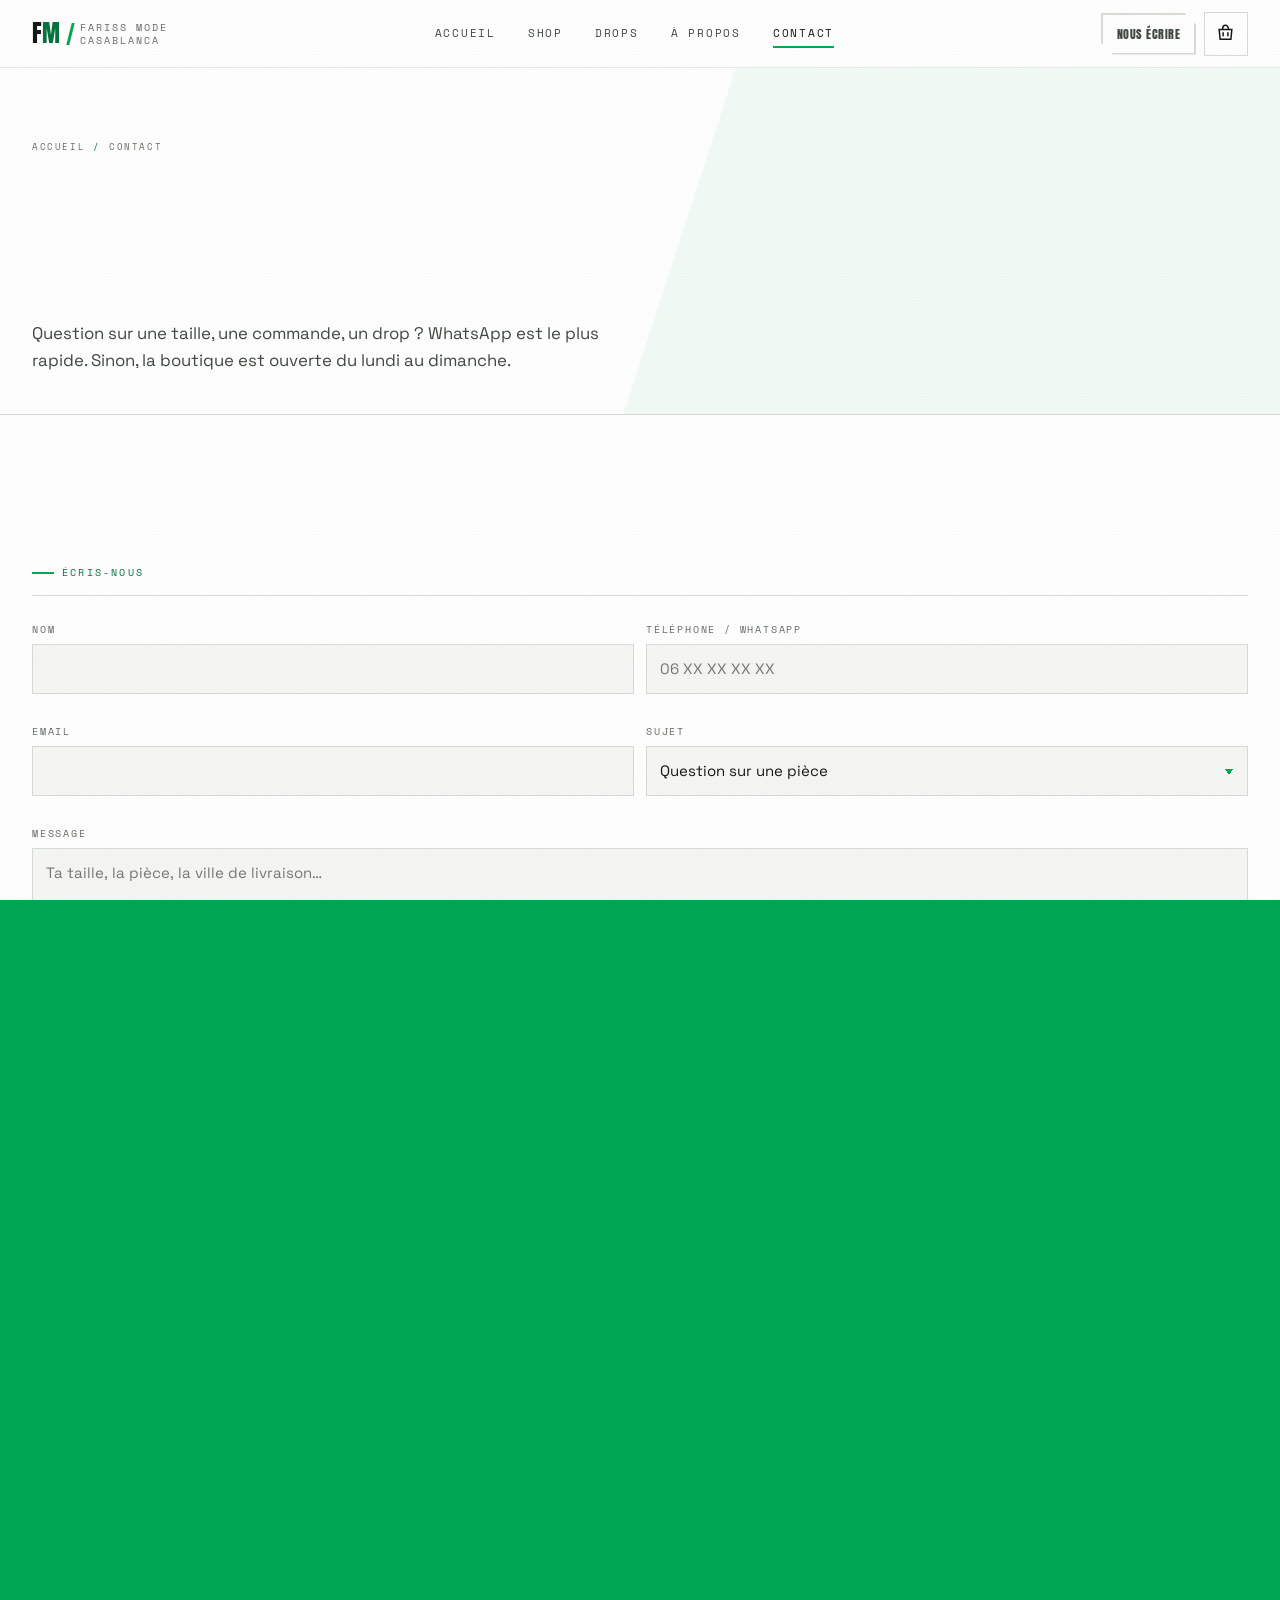
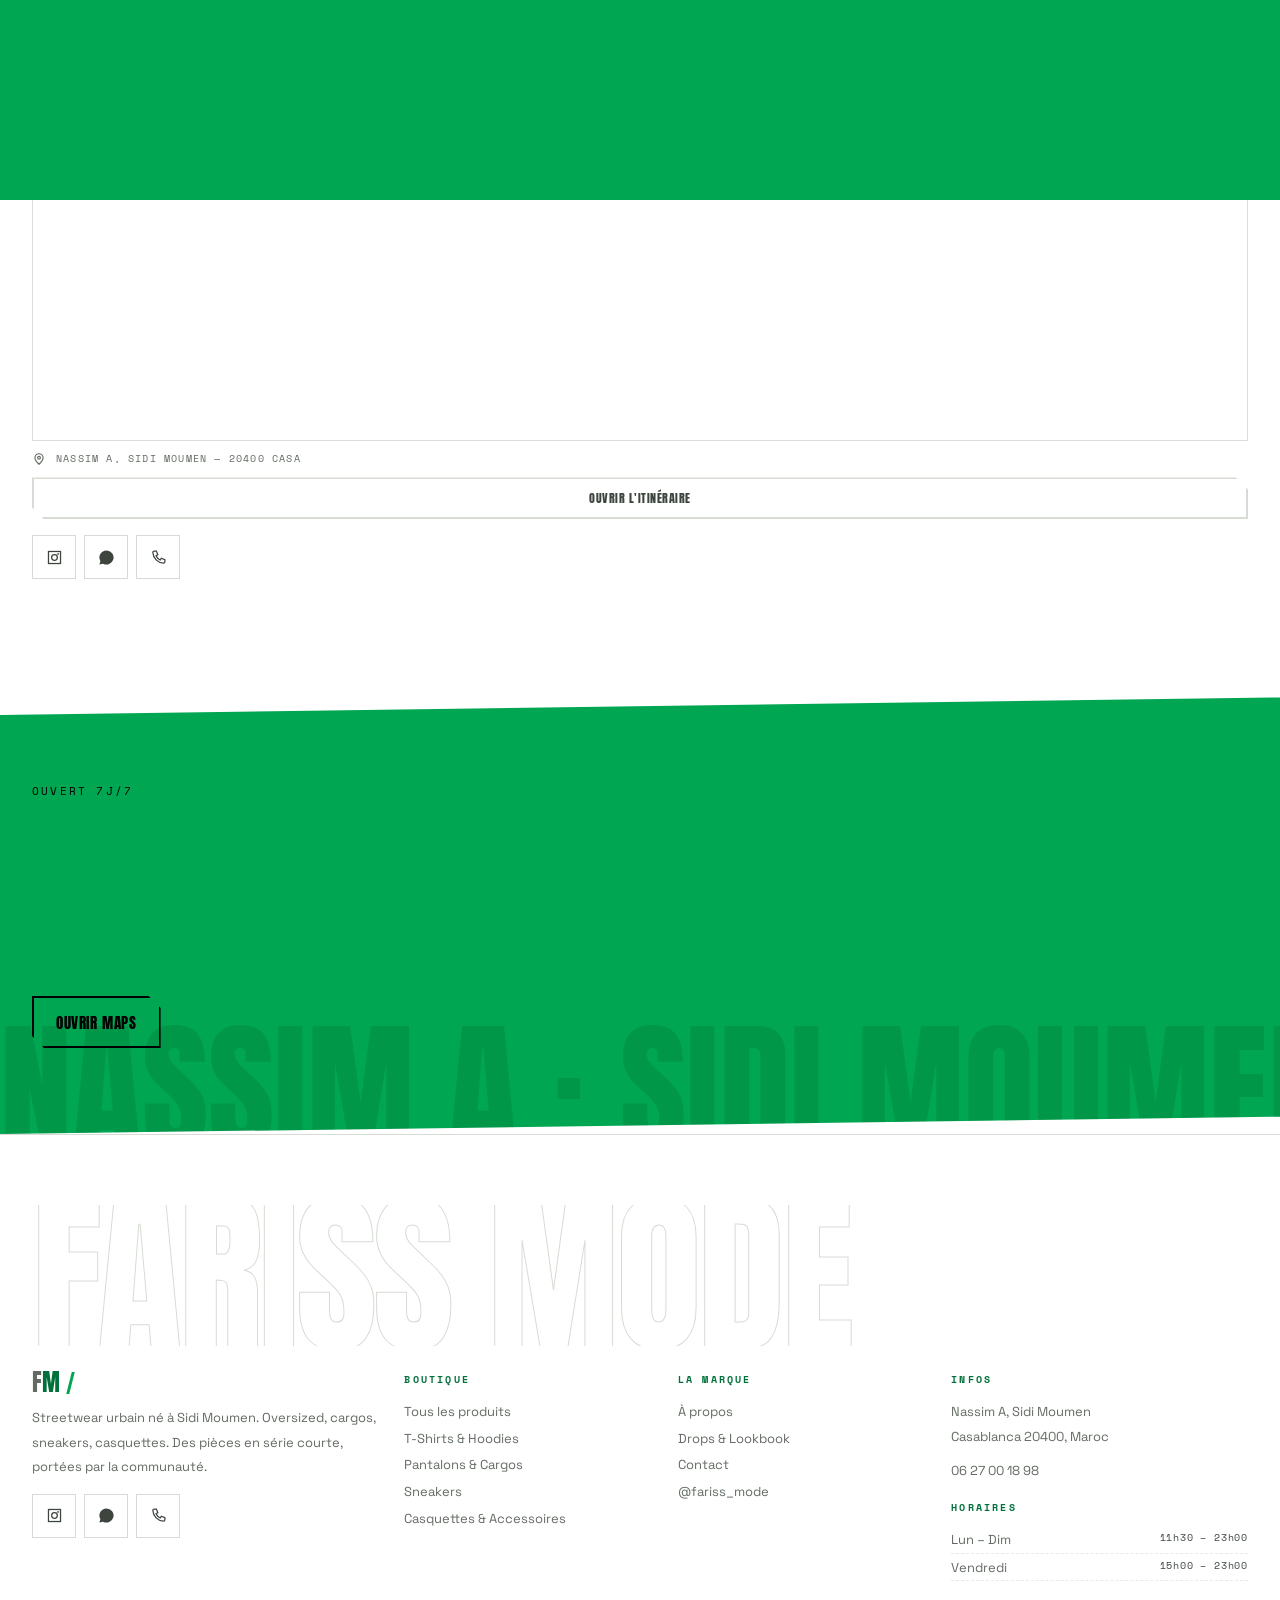
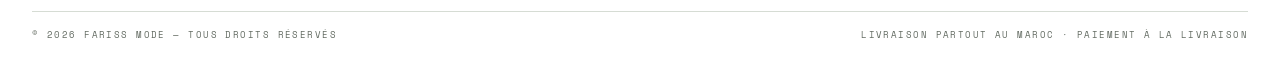
<file: contact.html>
<!DOCTYPE html>
<html lang="fr">
<head>
<meta charset="UTF-8">
<meta name="viewport" content="width=device-width, initial-scale=1, viewport-fit=cover">
<title>Contact & Boutique | Fariss Mode</title>
<meta name="description" content="Fariss Mode — Nassim A, Sidi Moumen, Casablanca 20400. WhatsApp 06 27 00 18 98. Ouvert 11h30-23h00, vendredi dès 15h00. Livraison partout au Maroc.">
<meta name="theme-color" content="#ffffff">
<link rel="preconnect" href="https://fonts.googleapis.com">
<link rel="preconnect" href="https://fonts.gstatic.com" crossorigin>
<link rel="stylesheet" href="style.css">
<link rel="icon" href="data:image/svg+xml,%3Csvg xmlns='http://www.w3.org/2000/svg' viewBox='0 0 32 32'%3E%3Crect width='32' height='32' fill='%2300a651'/%3E%3Ctext x='2' y='25' font-family='Arial Black,Arial' font-size='22' font-weight='900' fill='%23ffffff'%3EFM%3C/text%3E%3C/svg%3E">
</head>
<body>

<div class="grain" aria-hidden="true"></div>
<div class="scanlines" aria-hidden="true"></div>
<div class="curtain" id="fmCurtain" aria-hidden="true"><span class="curtain__label">FM</span></div>

<header class="site-header">
  <div class="header-inner">
    <a class="logo" href="index.html" data-curtain="FM" aria-label="Fariss Mode, accueil">
      <span class="logo__mark">F<em>M</em></span>
      <span class="logo__slash" aria-hidden="true"></span>
      <span class="logo__txt">Fariss Mode<br>Casablanca</span>
    </a>

    <nav class="nav-desktop" aria-label="Navigation principale">
      <a href="index.html">Accueil</a>
      <a href="shop.html">Shop</a>
      <a href="lookbook.html">Drops</a>
      <a href="about.html">À propos</a>
      <a href="contact.html" aria-current="page">Contact</a>
    </nav>

    <div class="header-actions">
      <a class="btn btn--ghost btn--sm" href="contact.html" data-curtain="CONTACT">Nous écrire</a>
      <button class="icon-btn cart-btn" type="button" data-cart-open aria-label="Ouvrir le panier">
        <svg viewBox="0 0 24 24" fill="none" stroke="currentColor" stroke-width="1.9" stroke-linecap="square">
          <path d="M4 7h16l-1.2 12.4H5.2L4 7zM8.5 7V5.2a3.5 3.5 0 017 0V7M9 11.5v3M15 11.5v3"/>
        </svg>
        <span class="cart-badge">0</span>
      </button>
      <button class="burger" id="fmBurger" type="button" aria-label="Ouvrir le menu" aria-expanded="false" aria-controls="fmMenu">
        <span></span><span></span><span></span>
      </button>
    </div>
  </div>
  <div class="scroll-progress" id="fmProgress"></div>
</header>

<div class="mobile-menu" id="fmMenu">
  <nav class="mobile-menu__links" aria-label="Menu mobile">
    <a href="index.html"><span>01</span>Accueil</a>
    <a href="shop.html"><span>02</span>Shop</a>
    <a href="lookbook.html"><span>03</span>Drops</a>
    <a href="about.html"><span>04</span>À propos</a>
    <a href="contact.html"><span>05</span>Contact</a>
  </nav>
  <div class="mobile-menu__foot">
    <div class="mm-block">
      <p>Boutique</p>
      <p style="color:var(--bone)">Nassim A, Sidi Moumen — Casa 20400</p>
    </div>
    <div class="mm-block">
      <p>Horaires</p>
      <p style="color:var(--bone)">11h30 – 23h00 · Ven 15h00</p>
    </div>
    <div class="mm-block">
      <p>WhatsApp</p>
      <a class="btn btn--volt btn--sm btn--block" href="https://wa.me/212627001898" target="_blank" rel="noopener">06 27 00 18 98</a>
    </div>
    <div class="mm-block">
      <p>Réseaux</p>
      <div class="mm-socials">
        <a class="icon-btn" href="https://instagram.com/fariss_mode" target="_blank" rel="noopener" aria-label="Instagram">
          <svg viewBox="0 0 24 24" fill="none" stroke="currentColor" stroke-width="1.8"><rect x="3.5" y="3.5" width="17" height="17"/><circle cx="12" cy="12" r="4"/><circle cx="17" cy="7" r="1.2" fill="currentColor" stroke="none"/></svg>
        </a>
        <a class="icon-btn" href="https://wa.me/212627001898" target="_blank" rel="noopener" aria-label="WhatsApp">
          <svg viewBox="0 0 24 24" fill="currentColor"><path d="M12 2a10 10 0 00-8.6 15.1L2 22l5.05-1.32A10 10 0 1012 2z"/></svg>
        </a>
      </div>
    </div>
  </div>
</div>

<main>

  <section class="page-head">
    <div class="wrap">
      <p class="crumbs"><a href="index.html">Accueil</a> <i>/</i> Contact</p>
      <h1 class="display display--lg reveal reveal--clip">On est<br>joignables</h1>
      <p class="lead">Question sur une taille, une commande, un drop ? WhatsApp est le plus rapide. Sinon, la boutique est ouverte du lundi au dimanche.</p>
    </div>
  </section>

  <section class="section">
    <div class="wrap">
      <div class="contact-grid">
        <div>
          <div class="section-head">
            <span class="eyebrow">Écris-nous</span>
            <h2 class="display display--md reveal reveal--clip">Formulaire</h2>
          </div>

          <form class="form form--2col" id="fmForm" novalidate>
            <div class="field">
              <label for="f-name">Nom</label>
              <input id="f-name" name="name" type="text" required autocomplete="name">
              <p class="field__err"></p>
            </div>
            <div class="field">
              <label for="f-tel">Téléphone / WhatsApp</label>
              <input id="f-tel" name="tel" type="tel" placeholder="06 XX XX XX XX" autocomplete="tel">
              <p class="field__err"></p>
            </div>
            <div class="field">
              <label for="f-email">Email</label>
              <input id="f-email" name="email" type="email" required autocomplete="email">
              <p class="field__err"></p>
            </div>
            <div class="field">
              <label for="f-subject">Sujet</label>
              <select id="f-subject" name="subject">
                <option>Question sur une pièce</option>
                <option>Commande / livraison</option>
                <option>Suggestion de drop</option>
                <option>Partenariat</option>
                <option>Autre</option>
              </select>
              <p class="field__err"></p>
            </div>
            <div class="field" style="grid-column:1/-1">
              <label for="f-msg">Message</label>
              <textarea id="f-msg" name="message" required placeholder="Ta taille, la pièce, la ville de livraison…"></textarea>
              <p class="field__err"></p>
            </div>
            <div style="grid-column:1/-1">
              <button class="btn btn--volt btn--block" type="submit">
                Envoyer le message
                <svg class="btn__arrow" width="16" height="16" viewBox="0 0 24 24" fill="none" stroke="currentColor" stroke-width="2.4" stroke-linecap="square"><path d="M4 12h16M14 6l6 6-6 6"/></svg>
              </button>
              <p class="form__ok" id="fmFormOk" hidden>
                <svg width="16" height="16" viewBox="0 0 24 24" fill="none" stroke="currentColor" stroke-width="2.4" stroke-linecap="square"><path d="M4 12.5l5 5L20 6.5"/></svg>
                Message prêt — on te répond sur WhatsApp
              </p>
            </div>
          </form>

          <a class="btn btn--block" style="margin-top:12px" href="https://wa.me/212627001898" target="_blank" rel="noopener">
            <svg width="18" height="18" viewBox="0 0 24 24" fill="currentColor"><path d="M12 2a10 10 0 00-8.6 15.1L2 22l5.05-1.32A10 10 0 1012 2z"/></svg>
            Écrire sur WhatsApp — 06 27 00 18 98
          </a>
        </div>

        <aside>
          <div class="section-head">
            <span class="eyebrow">Infos</span>
            <h2 class="display display--md reveal reveal--clip">La boutique</h2>
          </div>

          <ul class="info-list">
            <li><span class="k">Adresse</span><span class="v">Nassim A, Sidi Moumen<br>Casablanca 20400, Maroc</span></li>
            <li><span class="k">Téléphone</span><span class="v"><a href="tel:+212627001898">06 27 00 18 98</a></span></li>
            <li><span class="k">WhatsApp</span><span class="v"><a href="https://wa.me/212627001898" target="_blank" rel="noopener">Discuter maintenant</a></span></li>
            <li><span class="k">Horaires</span><span class="v">Lun – Dim · 11h30 – 23h00<br>Vendredi · 15h00 – 23h00</span></li>
            <li><span class="k">Instagram</span><span class="v"><a href="https://instagram.com/fariss_mode" target="_blank" rel="noopener">@fariss_mode</a></span></li>
            <li><span class="k">Livraison</span><span class="v">Partout au Maroc · Offerte dès 1 000 DH</span></li>
          </ul>

          <div class="map" role="img" aria-label="Carte : Fariss Mode, Nassim A, Sidi Moumen, Casablanca" style="margin-top:18px; overflow:hidden">
            <iframe
              title="Carte Google Maps — Fariss Mode"
              src="https://www.google.com/maps?q=Nassim%20A%2C%20Sidi%20Moumen%2C%20Casablanca%2020400%2C%20Morocco&output=embed"
              width="100%" height="100%" style="border:0" loading="lazy" referrerpolicy="no-referrer-when-downgrade" allowfullscreen></iframe>
          </div>
          <p class="map-note">
            <svg width="14" height="14" viewBox="0 0 24 24" fill="none" stroke="currentColor" stroke-width="2"><path d="M12 21s7-6.2 7-11a7 7 0 10-14 0c0 4.8 7 11 7 11z"/><circle cx="12" cy="10" r="2.4"/></svg>
            Nassim A, Sidi Moumen — 20400 Casa
          </p>
          <a class="btn btn--ghost btn--block btn--sm" style="margin-top:10px" href="https://www.google.com/maps/search/?api=1&query=Nassim+A%2C+Sidi+Moumen%2C+Casablanca+20400+Morocco" target="_blank" rel="noopener">Ouvrir l'itinéraire</a>

          <div class="footer-socials" style="margin-top:16px">
            <a href="https://instagram.com/fariss_mode" target="_blank" rel="noopener" aria-label="Instagram">
              <svg viewBox="0 0 24 24" fill="none" stroke="currentColor" stroke-width="1.8"><rect x="3.5" y="3.5" width="17" height="17"/><circle cx="12" cy="12" r="4"/><circle cx="17" cy="7" r="1.2" fill="currentColor" stroke="none"/></svg>
            </a>
            <a href="https://wa.me/212627001898" target="_blank" rel="noopener" aria-label="WhatsApp">
              <svg viewBox="0 0 24 24" fill="currentColor"><path d="M12 2a10 10 0 00-8.6 15.1L2 22l5.05-1.32A10 10 0 1012 2z"/></svg>
            </a>
            <a href="tel:+212627001898" aria-label="Appeler la boutique">
              <svg viewBox="0 0 24 24" fill="none" stroke="currentColor" stroke-width="1.8"><path d="M6 3h3l2 5-2.5 1.5a12 12 0 006 6L16 13l5 2v3a2 2 0 01-2 2A16 16 0 014 5a2 2 0 012-2z"/></svg>
            </a>
          </div>
        </aside>
      </div>
    </div>
  </section>

  <section class="cta-band">
    <div class="wrap">
      <p class="mono" style="letter-spacing:.2em;text-transform:uppercase">Ouvert 7j/7</p>
      <h2 class="reveal reveal--clip" style="margin-top:8px">On se<br>voit au shop</h2>
      <a class="btn" href="https://www.google.com/maps/search/?api=1&query=Nassim+A%2C+Sidi+Moumen%2C+Casablanca+20400+Morocco" target="_blank" rel="noopener">Ouvrir Maps</a>
    </div>
    <div class="cta-band__marquee" aria-hidden="true">NASSIM A · SIDI MOUMEN ·&nbsp;</div>
  </section>
</main>

<footer class="site-footer">
  <div class="wrap">
    <p class="footer-word" aria-hidden="true">FARISS MODE</p>

    <div class="footer-grid">
      <div class="footer-col">
        <a class="logo" href="index.html" style="margin-bottom:12px">
          <span class="logo__mark">F<em>M</em></span>
          <span class="logo__slash" aria-hidden="true"></span>
        </a>
        <p>Streetwear urbain né à Sidi Moumen. Oversized, cargos, sneakers, casquettes. Des pièces en série courte, portées par la communauté.</p>
        <div class="footer-socials" style="margin-top:14px">
          <a href="https://instagram.com/fariss_mode" target="_blank" rel="noopener" aria-label="Instagram">
            <svg viewBox="0 0 24 24" fill="none" stroke="currentColor" stroke-width="1.8"><rect x="3.5" y="3.5" width="17" height="17"/><circle cx="12" cy="12" r="4"/><circle cx="17" cy="7" r="1.2" fill="currentColor" stroke="none"/></svg>
          </a>
          <a href="https://wa.me/212627001898" target="_blank" rel="noopener" aria-label="WhatsApp">
            <svg viewBox="0 0 24 24" fill="currentColor"><path d="M12 2a10 10 0 00-8.6 15.1L2 22l5.05-1.32A10 10 0 1012 2z"/></svg>
          </a>
          <a href="https://wa.me/212627001898" target="_blank" rel="noopener" aria-label="Appeler">
            <svg viewBox="0 0 24 24" fill="none" stroke="currentColor" stroke-width="1.8"><path d="M6 3h3l2 5-2.5 1.5a12 12 0 006 6L16 13l5 2v3a2 2 0 01-2 2A16 16 0 014 5a2 2 0 012-2z"/></svg>
          </a>
        </div>
      </div>

      <div class="footer-col">
        <h4>Boutique</h4>
        <ul>
          <li><a href="shop.html">Tous les produits</a></li>
          <li><a href="shop.html?category=tees">T-Shirts &amp; Hoodies</a></li>
          <li><a href="shop.html?category=pants">Pantalons &amp; Cargos</a></li>
          <li><a href="shop.html?category=sneakers">Sneakers</a></li>
          <li><a href="shop.html?category=caps">Casquettes &amp; Accessoires</a></li>
        </ul>
      </div>

      <div class="footer-col">
        <h4>La marque</h4>
        <ul>
          <li><a href="about.html">À propos</a></li>
          <li><a href="lookbook.html">Drops &amp; Lookbook</a></li>
          <li><a href="contact.html">Contact</a></li>
          <li><a href="https://instagram.com/fariss_mode" target="_blank" rel="noopener">@fariss_mode</a></li>
        </ul>
      </div>

      <div class="footer-col">
        <h4>Infos</h4>
        <p style="margin-bottom:10px">Nassim A, Sidi Moumen<br>Casablanca 20400, Maroc</p>
        <p style="margin-bottom:10px"><a href="https://wa.me/212627001898" target="_blank" rel="noopener">06 27 00 18 98</a></p>
        <h4 style="margin-top:16px">Horaires</h4>
        <ul class="footer-hours">
          <li>Lun – Dim <span>11h30 – 23h00</span></li>
          <li>Vendredi <span>15h00 – 23h00</span></li>
        </ul>
      </div>
    </div>

    <div class="footer-bottom">
      <p>© <span id="fmYear">2026</span> Fariss Mode — Tous droits réservés</p>
      <p class="pay">Livraison partout au Maroc · Paiement à la livraison</p>
    </div>
  </div>
</footer>

<script src="products.js"></script>
<script src="cart.js"></script>
<script src="script.js"></script>
</body>
</html>
</file>
<file: style.css>
/* ============================================================================
   FARISS MODE (FM) — DESIGN SYSTEM
   ============================================================================

   THE PLAN (why it looks the way it does)
   ---------------------------------------
   Reference feeling: a sneaker-drop page at 1AM. Not a boutique, not a
   pharmacy. Raw, urban, loud in a controlled way. Everything on this site is
   built to feel like it was stamped, printed and taped up on a wall in
   Sidi Moumen.

   1. COLOUR — white paper + near-black ink + ONE green accent, never a fourth.
      - Paper white #FFFFFF as the surface. Panels and cards use barely-off-white
        (#F6F7F4 / #EEF1EC) plus a hairline #D6DCD4 border, because on white
        depth can only come from an edge, never from a darker fill.
      - Near-black #101410 as the ink-on-paper counterweight, with two greys
        (#3D453E, #6E776F) for secondary and muted copy.
      - Green #00A651 as the single accent (deep #00713A for hover/shadow):
        CTAs, badges, underlines, the FM monogram slash, the countdown digits.
        Black text sits on the green fills for contrast; white text sits on the
        black fills. If something is green, it is clickable or brand-critical.
      - A single red-cyan pair exists ONLY inside the .glitch keyframes, at
        ~70% opacity behind blend-mode multiply, so hero text reads as digital
        corruption rather than decoration.

   2. TYPE — Anton (ultra-heavy condensed grotesk) for impact, Space Grotesk
      for reading, Space Mono for technical labelling (prices, sizes, hours,
      ticket numbers). Anton is always tight: line-height .84, tracking -.02em,
      scaleX slightly compressed so long words never overflow 375px.
      Section headers, buttons, nav and tags are ALL CAPS. Mono is what makes
      it feel like product data instead of a poster.

   3. SHAPE — everything is sharp. Global radius 0. Elevation is a HARD offset
      shadow (6px 6px 0 green), never a soft blur, because blur = friendly and
      friendly = not hype. Section joins are diagonal clip-path cuts, never a
      straight 1px rule. Badges and buttons use notched clip-paths so they read
      as printed tape/stickers.

   4. TEXTURE — two permanent overlays sit above all content:
      a grain layer (SVG feTurbulence, 6% opacity) and a scanline layer
      (repeating 3px gradient of faint black lines, ~3% opacity). Both
      pointer-events:none. They stop the flat white from looking like a
      sterile PDF and are what sell "printed".

   5. MOTION — fast (160–420ms), mechanical easing (cubic-bezier(.2,.8,.2,1)),
      and always purposeful: things slide, snap, flash, or glitch. Nothing
      bounces cutely. Reveal-on-scroll uses a shared IntersectionObserver with
      stagger via --d so sections cascade instead of popping.

   6. MOBILE-FIRST — every breakpoint below 768px is the design, desktop is the
      upgrade. Tap targets >= 44px, body padding 18px, hero sized in svh so the
      iOS URL bar can't crop it, safe-area insets respected on the sticky cart
      button, marquees and footers. Horizontal overflow is structurally
      impossible (html/body overflow-x hidden, every wide thing lives inside a
      clipping wrapper).

   7. CART — right drawer on desktop, 88vh bottom sheet on phones (thumb zone,
      one-handed). Line = product + chosen size + qty stepper. The checkout
      button is a full-width 58px green slab with Anton type, because WhatsApp
      ordering is the whole business model.

   8. PHOTOS — every photo is Unsplash CDN, grayscale at rest so the green is
      the only colour on the page, and full colour on hover. Brightness sits
      near 1.0 (a dark paper background used to justify crushing images down;
      on white they must stay bright or the page looks muddy).

   ========================================================================= */

/* ---------- 1. FONTS ---------- */
@import url('https://fonts.googleapis.com/css2?family=Anton&family=Space+Grotesk:wght@400;500;600;700&family=Space+Mono:wght@400;700&display=swap');

/* ---------- 2. TOKENS ---------- */
:root {
  /* surfaces — the paper is WHITE, depth now comes from hairline borders */
  --ink: #ffffff;
  --ink-1: #f6f7f4;
  --ink-2: #ffffff;
  --ink-3: #eef1ec;
  --line: #d6dcd4;
  --line-soft: #e8ebe5;

  /* ink — text on white is near-black */
  --bone: #101410;
  --bone-2: #3d453e;
  --bone-3: #636b62;

  /* the one accent — green. Fills use --volt; green TEXT uses --volt-deep
     because #00A651 on white is only 3.19:1 and the labels are 10px. */
  --volt: #00a651;
  --volt-deep: #00713a;
  --green-text: #00713a;
  --volt-12: rgba(0, 166, 81, 0.12);
  --volt-25: rgba(0, 166, 81, 0.25);

  /* text laid on top of a filled green or filled black surface */
  --on-fill: #ffffff;

  /* type */
  --display: 'Anton', 'Arial Narrow', Impact, sans-serif;
  --sans: 'Space Grotesk', 'Helvetica Neue', Arial, sans-serif;
  --mono: 'Space Mono', ui-monospace, 'SFMono-Regular', monospace;

  /* metrics */
  --header-h: 60px;
  --pad: 18px;
  --maxw: 1280px;
  --hard: 6px 6px 0 var(--volt);
  --hard-sm: 4px 4px 0 var(--volt);
  --ease: cubic-bezier(.2, .8, .2, 1);
  --ease-snap: cubic-bezier(.16, 1, .3, 1);
}

/* ---------- 3. RESET ---------- */
*,
*::before,
*::after { box-sizing: border-box; }

html {
  scroll-behavior: smooth;
  -webkit-text-size-adjust: 100%;
  scroll-padding-top: calc(var(--header-h) + 12px);
}

body {
  margin: 0;
  padding-top: var(--header-h);
  background: var(--ink);
  color: var(--bone);
  font-family: var(--sans);
  font-size: 15px;
  line-height: 1.6;
  overflow-x: hidden;
  -webkit-font-smoothing: antialiased;
}

body.is-locked { overflow: hidden; }

img { max-width: 100%; display: block; }
button, input, select, textarea { font: inherit; color: inherit; }
button { cursor: pointer; background: none; border: 0; }
a { color: inherit; text-decoration: none; }
ul, ol { margin: 0; padding: 0; list-style: none; }
h1, h2, h3, h4, p, figure, blockquote { margin: 0; }
::selection { background: var(--volt); color: #000; }
:focus-visible { outline: 2px solid var(--volt); outline-offset: 3px; }

/* ---------- 4. TEXTURE OVERLAYS (grain + scanlines) ---------- */
.grain,
.scanlines {
  position: fixed;
  inset: 0;
  pointer-events: none;
  z-index: 9998;
}
.grain {
  opacity: .06;
  background-image: url("data:image/svg+xml,%3Csvg xmlns='http://www.w3.org/2000/svg' width='160' height='160'%3E%3Cfilter id='n'%3E%3CfeTurbulence type='fractalNoise' baseFrequency='.85' numOctaves='3'/%3E%3C/filter%3E%3Crect width='100%25' height='100%25' filter='url(%23n)'/%3E%3C/svg%3E");
}
.scanlines {
  opacity: .35;
  background: repeating-linear-gradient(
    to bottom,
    rgba(10, 16, 10, .028) 0 1px,
    transparent 1px 3px
  );
}

/* ---------- 5. TYPE UTILITIES ---------- */
.display {
  font-family: var(--display);
  font-weight: 400;
  line-height: .84;
  letter-spacing: -.015em;
  text-transform: uppercase;
  margin: 0;
}
.display--xl { font-size: clamp(3.3rem, 17vw, 11rem); }
.display--lg { font-size: clamp(2.2rem, 9.5vw, 5.5rem); }
.display--md { font-size: clamp(1.8rem, 7vw, 3.6rem); }
.display--sm { font-size: clamp(1.25rem, 4.5vw, 2rem); line-height: .95; }

.mono {
  font-family: var(--mono);
  font-size: 11px;
  letter-spacing: .14em;
  text-transform: uppercase;
}
.mono-xs { font-family: var(--mono); font-size: 10px; letter-spacing: .18em; text-transform: uppercase; }

.eyebrow {
  display: inline-flex;
  align-items: center;
  gap: 8px;
  font-family: var(--mono);
  font-size: 10px;
  letter-spacing: .22em;
  text-transform: uppercase;
  color: var(--green-text);
}
.eyebrow::before {
  content: '';
  width: 22px;
  height: 2px;
  background: var(--volt);
}

.lead {
  color: var(--bone-2);
  font-size: clamp(.95rem, 3.4vw, 1.05rem);
  max-width: 56ch;
}
.muted { color: var(--bone-3); }

.stroke-text {
  color: transparent;
  -webkit-text-stroke: 1.5px var(--bone);
}
.volt-fill { color: var(--green-text); }

/* ---------- 6. LAYOUT ---------- */
.wrap { width: 100%; max-width: var(--maxw); margin-inline: auto; padding-inline: var(--pad); }
.wrap--wide { max-width: 1560px; }

.section { position: relative; padding-block: clamp(56px, 11vw, 118px); }
.section--tight { padding-block: clamp(40px, 8vw, 80px); }

.section-head {
  display: flex;
  align-items: flex-end;
  justify-content: space-between;
  gap: 18px;
  flex-wrap: wrap;
  margin-bottom: 26px;
  padding-bottom: 14px;
  border-bottom: 1px solid var(--line);
}
.section-head h2 { flex: 1 1 240px; }
.section-head .index { font-family: var(--mono); font-size: 11px; color: var(--bone-3); }

/* diagonal section transition */
.cut { position: relative; height: clamp(38px, 7vw, 78px); background: var(--ink); }
.cut--bone {
  background: var(--ink);
  clip-path: polygon(0 100%, 100% 0, 100% 100%);
}
.cut--bone::after {
  content: '';
  position: absolute;
  inset: 0;
  background: var(--bone);
  clip-path: polygon(0 100%, 100% 0, 100% 42%, 0 100%);
}
.cut--volt { clip-path: polygon(0 0, 100% 62%, 100% 100%, 0 38%); background: var(--volt); }
.cut--out {
  clip-path: polygon(0 100%, 100% 38%, 100% 0, 0 62%);
  background: var(--volt);
}
.cut--out::after {
  content: '';
  position: absolute;
  inset: 0;
  background: var(--ink);
  clip-path: polygon(0 100%, 100% 44%, 100% 0, 0 56%);
}

/* ---------- 7. BUTTONS / TAGS ---------- */
.btn {
  display: inline-flex;
  align-items: center;
  justify-content: center;
  gap: 10px;
  min-height: 52px;
  padding: 0 22px;
  border: 2px solid var(--bone);
  background: transparent;
  color: var(--bone);
  font-family: var(--display);
  font-size: 15px;
  letter-spacing: .04em;
  text-transform: uppercase;
  line-height: 1;
  clip-path: polygon(0 0, calc(100% - 12px) 0, 100% 12px, 100% 100%, 12px 100%, 0 calc(100% - 12px));
  transition: transform .16s var(--ease), background-color .2s var(--ease),
    color .2s var(--ease), box-shadow .2s var(--ease);
}
.btn:active { transform: scale(.965); }
.btn--volt {
  background: var(--volt);
  border-color: var(--volt);
  color: #000;
  box-shadow: var(--hard);
}
.btn--volt:hover { transform: translate(-3px, -3px); box-shadow: 10px 10px 0 var(--volt-deep); }
.btn--bone { background: var(--bone); border-color: var(--bone); color: var(--on-fill); }
.btn--bone:hover { transform: translate(-3px, -3px); box-shadow: 10px 10px 0 var(--volt); }
.btn--ghost { border-color: var(--line); color: var(--bone-2); }
.btn--ghost:hover { border-color: var(--volt); color: var(--green-text); }
.btn--sm { min-height: 42px; padding: 0 14px; font-size: 12px; }
.btn--block { width: 100%; }
.btn__arrow { transition: transform .22s var(--ease); }
.btn:hover .btn__arrow { transform: translateX(5px); }

.tag {
  display: inline-block;
  padding: 5px 9px;
  font-family: var(--mono);
  font-size: 9px;
  font-weight: 700;
  letter-spacing: .18em;
  text-transform: uppercase;
  background: var(--volt);
  color: #000;
  clip-path: polygon(0 0, 100% 0, 100% calc(100% - 7px), calc(100% - 7px) 100%, 0 100%);
}
.tag--bone { background: var(--bone); color: var(--on-fill); }
.tag--dark { background: #101410; color: var(--on-fill); box-shadow: inset 0 0 0 1px var(--line); }
.tag--pulse { animation: tagFlicker 2.6s infinite steps(1); }

/* glitch / scan flicker */
.glitch { position: relative; display: inline-block; }
.glitch::before,
.glitch::after {
  content: attr(data-text);
  position: absolute;
  inset: 0;
  pointer-events: none;
  opacity: .75;
  mix-blend-mode: multiply;
}
.glitch::before { color: var(--volt); animation: glA 3.4s infinite steps(2); }
.glitch::after { color: #ff2e63; animation: glB 2.9s infinite steps(2); }

@keyframes glA {
  0%, 92%, 100% { transform: none; clip-path: inset(0 0 100% 0); opacity: 0; }
  93% { transform: translate(-3px, 1px); clip-path: inset(12% 0 55% 0); opacity: .85; }
  95% { transform: translate(3px, -1px); clip-path: inset(58% 0 18% 0); opacity: .85; }
  97% { transform: translate(-2px, 0); clip-path: inset(30% 0 44% 0); opacity: .7; }
}
@keyframes glB {
  0%, 90%, 100% { transform: none; clip-path: inset(0 0 100% 0); opacity: 0; }
  91% { transform: translate(3px, -1px); clip-path: inset(44% 0 24% 0); opacity: .8; }
  94% { transform: translate(-3px, 1px); clip-path: inset(20% 0 62% 0); opacity: .8; }
  96% { transform: translate(2px, 0); clip-path: inset(70% 0 8% 0); opacity: .6; }
}
@keyframes tagFlicker {
  0%, 84%, 100% { opacity: 1; filter: none; }
  85% { opacity: .35; }
  86% { opacity: 1; }
  90% { opacity: .55; }
  91% { opacity: 1; }
}

/* ---------- 8. HEADER / NAV ---------- */
.site-header {
  position: fixed;
  top: 0;
  left: 0;
  right: 0;
  z-index: 900;
  height: var(--header-h);
  background: rgba(255, 255, 255, .82);
  backdrop-filter: blur(14px);
  -webkit-backdrop-filter: blur(14px);
  border-bottom: 1px solid var(--line-soft);
  transition: background-color .25s var(--ease), border-color .25s var(--ease);
}
.site-header.is-stuck { background: rgba(10, 10, 10, .96); border-bottom-color: var(--line); }

.header-inner {
  height: 100%;
  max-width: 1560px;
  margin-inline: auto;
  padding-inline: var(--pad);
  display: flex;
  align-items: center;
  justify-content: space-between;
  gap: 12px;
}

.logo { display: flex; align-items: center; gap: 8px; }
.logo__mark {
  font-family: var(--display);
  font-size: 24px;
  line-height: .8;
  letter-spacing: .02em;
}
.logo__mark em {
  font-style: normal;
  color: var(--green-text);
  -webkit-text-stroke: 0;
}
.logo__slash {
  width: 3px;
  height: 22px;
  background: var(--volt);
  transform: skewX(-14deg);
}
.logo__txt {
  display: none;
  font-family: var(--mono);
  font-size: 10px;
  letter-spacing: .2em;
  color: var(--bone-3);
  text-transform: uppercase;
  line-height: 1.3;
}

.nav-desktop { display: none; gap: 4px; }
.nav-desktop a {
  position: relative;
  padding: 10px 14px;
  font-family: var(--mono);
  font-size: 11px;
  letter-spacing: .16em;
  text-transform: uppercase;
  color: var(--bone-2);
  transition: color .2s var(--ease);
}
.nav-desktop a::after {
  content: '';
  position: absolute;
  left: 14px;
  right: 14px;
  bottom: 4px;
  height: 2px;
  background: var(--volt);
  transform: scaleX(0);
  transform-origin: left;
  transition: transform .24s var(--ease);
}
.nav-desktop a:hover { color: var(--bone); }
.nav-desktop a:hover::after,
.nav-desktop a[aria-current='page']::after { transform: scaleX(1); }
.nav-desktop a[aria-current='page'] { color: var(--bone); }

.header-actions { display: flex; align-items: center; gap: 8px; }
.header-actions .btn { display: none; }

.icon-btn {
  position: relative;
  display: grid;
  place-items: center;
  width: 44px;
  height: 44px;
  border: 1px solid var(--line);
  color: var(--bone);
  transition: border-color .2s var(--ease), color .2s var(--ease), background-color .2s var(--ease);
}
.icon-btn:hover { border-color: var(--volt); color: var(--green-text); }
.icon-btn svg { width: 19px; height: 19px; }

.cart-btn .cart-badge {
  position: absolute;
  top: -6px;
  right: -6px;
  min-width: 20px;
  height: 20px;
  padding: 0 5px;
  display: grid;
  place-items: center;
  background: var(--volt);
  color: #000;
  font-family: var(--mono);
  font-size: 10px;
  font-weight: 700;
  border-radius: 0;
  transform: translateY(-4px);
  opacity: 0;
  transition: transform .22s var(--ease), opacity .22s var(--ease);
}
.cart-btn.has-items .cart-badge { opacity: 1; transform: translateY(0); }
.cart-btn.is-bumping { animation: bump .42s var(--ease); }
.cart-btn.is-bumping .cart-badge { animation: badgePulse .5s var(--ease); }
@keyframes bump {
  0% { transform: scale(1); }
  35% { transform: scale(1.28) rotate(-7deg); }
  100% { transform: scale(1); }
}
@keyframes badgePulse {
  0% { transform: scale(1); background: var(--volt); }
  40% { transform: scale(1.5); background: #fff; }
  100% { transform: scale(1); background: var(--volt); }
}
.cart-btn.is-bumping::after {
  content: '';
  position: absolute;
  inset: -6px;
  border: 2px solid var(--volt);
  animation: flashOut .45s var(--ease) forwards;
  pointer-events: none;
}
@keyframes flashOut {
  from { opacity: 1; transform: scale(.85); }
  to { opacity: 0; transform: scale(1.5); }
}

.scroll-progress {
  position: absolute;
  left: 0;
  bottom: -1px;
  height: 2px;
  width: 100%;
  background: var(--volt);
  transform: scaleX(0);
  transform-origin: left;
  z-index: 2;
}

/* burger */
.burger { display: grid; gap: 4px; width: 44px; height: 44px; place-content: center; }
.burger span {
  display: block;
  width: 20px;
  height: 2px;
  background: var(--bone);
  transition: transform .3s var(--ease), opacity .2s var(--ease);
}
.burger.is-open span:nth-child(1) { transform: translateY(6px) rotate(45deg); }
.burger.is-open span:nth-child(2) { opacity: 0; }
.burger.is-open span:nth-child(3) { transform: translateY(-6px) rotate(-45deg); }

/* ---------- 9. MOBILE MENU ---------- */
.mobile-menu {
  position: fixed;
  inset: 0;
  z-index: 890;
  background: var(--ink);
  padding: calc(var(--header-h) + 20px) var(--pad) calc(24px + env(safe-area-inset-bottom));
  display: flex;
  flex-direction: column;
  justify-content: space-between;
  gap: 24px;
  transform: translateY(-100%);
  visibility: hidden;
  transition: transform .42s var(--ease-snap), visibility .42s;
  overflow-y: auto;
}
.mobile-menu.is-open { transform: translateY(0); visibility: visible; }
.mobile-menu__links { display: grid; gap: 2px; }
.mobile-menu__links a {
  display: flex;
  align-items: baseline;
  gap: 12px;
  padding: 12px 0;
  border-bottom: 1px solid var(--line-soft);
  font-family: var(--display);
  font-size: clamp(1.9rem, 10vw, 3rem);
  line-height: 1;
  text-transform: uppercase;
  opacity: 0;
  transform: translateY(18px);
}
.mobile-menu.is-open .mobile-menu__links a {
  animation: slideIn .5s var(--ease-snap) forwards;
  animation-delay: calc(var(--i) * 55ms + 90ms);
}
@keyframes slideIn { to { opacity: 1; transform: translateY(0); } }
.mobile-menu__links a span {
  font-family: var(--mono);
  font-size: 10px;
  letter-spacing: .2em;
  color: var(--green-text);
}
.mobile-menu__foot { display: grid; gap: 14px; }
.mm-block { border-top: 1px solid var(--line); padding-top: 12px; }
.mm-block p { font-family: var(--mono); font-size: 11px; letter-spacing: .1em; color: var(--bone-3); text-transform: uppercase; }
.mm-socials { display: flex; gap: 8px; flex-wrap: wrap; }

/* ---------- 10. PAGE TRANSITION CURTAIN ---------- */
.curtain {
  position: fixed;
  inset: 0;
  z-index: 9999;
  pointer-events: none;
  background: var(--volt);
  transform: translateY(100%);
  display: grid;
  place-items: center;
}
.curtain__label {
  font-family: var(--display);
  font-size: clamp(2rem, 12vw, 6rem);
  color: #000;
  letter-spacing: .02em;
  opacity: 0;
}
body.is-leaving .curtain {
  animation: curtainUp .46s var(--ease-snap) forwards;
}
body.is-leaving .curtain__label { animation: curtainLabel .46s steps(3) forwards; }
body.is-leaving main,
body.is-leaving .site-header,
body.is-leaving .site-footer { animation: contentOut .3s var(--ease) forwards; }
@keyframes curtainUp {
  0% { transform: translateY(100%); }
  60% { transform: translateY(0); }
  100% { transform: translateY(-100%); }
}
@keyframes curtainLabel { 0% { opacity: 0; } 30% { opacity: 1; } 100% { opacity: 1; } }
@keyframes contentOut { to { opacity: 0; } }
body.is-entering main { animation: contentIn .5s var(--ease-snap) .1s backwards; }
@keyframes contentIn { from { opacity: 0; transform: translateY(14px); } }

/* ---------- 11. HERO ---------- */
.hero {
  position: relative;
  min-height: calc(100svh - var(--header-h));
  display: flex;
  flex-direction: column;
  justify-content: center;
  padding-block: clamp(28px, 6vw, 60px) 0;
  overflow: hidden;
  isolation: isolate;
}
.hero__glow {
  position: absolute;
  z-index: -2;
  width: 130vmax;
  height: 130vmax;
  left: -30vmax;
  top: 6vmax;
  background: radial-gradient(circle at 50% 50%, rgba(0, 166, 81, .14), rgba(0, 166, 81, 0) 58%);
  animation: glowPulse 7s var(--ease) infinite;
}
.hero__grid-bg {
  position: absolute;
  inset: 0;
  z-index: -3;
  background-image:
    linear-gradient(rgba(10, 16, 10, .05) 1px, transparent 1px),
    linear-gradient(90deg, rgba(10, 16, 10, .05) 1px, transparent 1px);
  background-size: 44px 44px;
  mask-image: radial-gradient(circle at 30% 40%, #000 0%, transparent 72%);
  -webkit-mask-image: radial-gradient(circle at 30% 40%, #000 0%, transparent 72%);
}
@keyframes glowPulse {
  0%, 100% { opacity: .85; transform: scale(1); }
  50% { opacity: 1; transform: scale(1.07); }
}

.hero__inner { position: relative; z-index: 2; }
.hero__top { display: flex; justify-content: space-between; align-items: center; gap: 10px; margin-bottom: clamp(14px, 3vw, 26px); }
.hero__loc { display: flex; flex-direction: column; gap: 2px; }
.hero__loc p { font-family: var(--mono); font-size: 9px; letter-spacing: .2em; color: var(--bone-3); text-transform: uppercase; }
.hero__loc strong { font-family: var(--mono); font-size: 11px; letter-spacing: .14em; color: var(--green-text); text-transform: uppercase; }
.hero__drop-flag {
  display: flex;
  align-items: center;
  gap: 8px;
  padding: 6px 10px;
  border: 1px solid var(--volt-25);
  background: var(--volt-12);
}
.hero__drop-flag .dot {
  width: 7px; height: 7px; background: var(--volt);
  animation: blink 1.4s steps(1) infinite;
}
@keyframes blink { 50% { opacity: .15; } }

.hero__title { margin-bottom: 6px; }
.hero__title .l1 { display: block; }
.hero__title .l2 {
  display: block;
  position: relative;
  color: transparent;
  -webkit-text-stroke: 1.5px var(--bone);
}
.hero__title .l2::after {
  content: 'MODE';
  position: absolute;
  inset: 0;
  color: var(--green-text);
  -webkit-text-stroke: 0;
  clip-path: inset(0 100% 0 0);
  animation: wipeIn .9s .45s var(--ease-snap) forwards;
}
@keyframes wipeIn { to { clip-path: inset(0 0 0 0); } }

.hero__underline { position: relative; height: 10px; margin: 14px 0 16px; }
.hero__underline span {
  display: block;
  height: 100%;
  width: 100%;
  transform-origin: left;
  background: var(--volt);
  clip-path: polygon(0 0, 100% 0, calc(100% - 16px) 100%, 0 100%);
  animation: barIn .8s .2s var(--ease-snap) both;
}
.hero__underline::after {
  content: '';
  position: absolute;
  left: 0;
  top: 50%;
  width: 40%;
  height: 2px;
  background: var(--bone);
  filter: blur(6px);
  opacity: .5;
  animation: scan 3.4s 1s var(--ease) infinite;
}
@keyframes barIn { from { transform: scaleX(0); } }
@keyframes scan {
  0% { transform: translateX(-20%); opacity: 0; }
  30% { opacity: .55; }
  100% { transform: translateX(320%); opacity: 0; }
}

.hero__tag {
  font-family: var(--display);
  font-size: clamp(1rem, 4.6vw, 1.6rem);
  line-height: 1;
  text-transform: uppercase;
  color: var(--bone-2);
  margin-bottom: 20px;
}
.hero__tag b { color: var(--green-text); font-weight: 400; }

.hero__cta { display: flex; flex-wrap: wrap; gap: 10px; }
.hero__cta .btn { flex: 1 1 190px; }

.hero__meta {
  display: grid;
  grid-template-columns: repeat(3, 1fr);
  border-top: 1px solid var(--line);
  margin-top: clamp(24px, 5vw, 44px);
}
.hero__meta div { padding: 12px 6px; border-right: 1px solid var(--line); }
.hero__meta div:last-child { border-right: 0; }
.hero__meta strong {
  display: block;
  font-family: var(--display);
  font-size: clamp(1.1rem, 5vw, 1.8rem);
  line-height: 1;
  color: var(--bone);
}
.hero__meta span { font-family: var(--mono); font-size: 8px; letter-spacing: .14em; color: var(--bone-3); text-transform: uppercase; }

/* vertical side sticker */
.hero__sticker {
  position: absolute;
  right: 6px;
  bottom: 96px;
  z-index: 3;
  writing-mode: vertical-rl;
  font-family: var(--mono);
  font-size: 9px;
  letter-spacing: .3em;
  text-transform: uppercase;
  color: var(--bone-3);
  border-left: 1px solid var(--line);
  padding-left: 8px;
  height: 40%;
  display: flex;
  justify-content: space-between;
}
.hero__scroll {
  display: none;
  position: absolute;
  left: var(--pad);
  bottom: 22px;
  z-index: 3;
  align-items: center;
  gap: 10px;
  font-family: var(--mono);
  font-size: 9px;
  letter-spacing: .24em;
  color: var(--bone-3);
  text-transform: uppercase;
}
.hero__scroll i {
  display: block;
  width: 1px;
  height: 34px;
  background: var(--volt);
  animation: scrollLine 1.9s var(--ease) infinite;
}
@keyframes scrollLine {
  0% { transform: scaleY(0); transform-origin: top; }
  45% { transform: scaleY(1); transform-origin: top; }
  55% { transform: scaleY(1); transform-origin: bottom; }
  100% { transform: scaleY(0); transform-origin: bottom; }
}

/* ---------- 12. TICKER ---------- */
.ticker {
  position: relative;
  display: flex;
  overflow: hidden;
  background: var(--volt);
  color: #000;
  padding-block: 9px;
  border-block: 2px solid #000;
  user-select: none;
  margin-top: clamp(28px, 6vw, 60px);
}
.ticker--dark { background: var(--ink-2); color: var(--bone); border-block-color: var(--line); }
.ticker__track {
  display: flex;
  align-items: center;
  gap: 26px;
  white-space: nowrap;
  padding-right: 26px;
  animation: marquee 26s linear infinite;
  flex: 0 0 auto;
}
.ticker__track span {
  font-family: var(--display);
  font-size: 15px;
  letter-spacing: .04em;
  text-transform: uppercase;
}
.ticker__track .sep { color: inherit; opacity: .55; font-size: 12px; }
.ticker:hover .ticker__track { animation-play-state: paused; }
@keyframes marquee { to { transform: translateX(-100%); } }

/* ---------- 13. CATEGORIES ---------- */
.cats { display: grid; gap: 12px; }
.cat {
  position: relative;
  display: block;
  overflow: hidden;
  border: 1px solid var(--line);
  background: var(--ink-1);
  aspect-ratio: 4 / 3;
  isolation: isolate;
}
.cat__media { position: absolute; inset: 0; z-index: -1; }
.cat__media img {
  width: 100%;
  height: 100%;
  object-fit: cover;
  filter: grayscale(1) contrast(1.06) brightness(.99);
  transform: scale(1.02);
  transition: transform .6s var(--ease), filter .5s var(--ease);
}
.cat__idx {
  position: absolute;
  top: 8px;
  left: 10px;
  font-family: var(--display);
  font-size: 12px;
  letter-spacing: .1em;
  color: var(--green-text);
  z-index: 2;
}
.cat__body {
  position: absolute;
  inset: auto 0 0 0;
  padding: 12px 13px 14px;
  display: flex;
  align-items: flex-end;
  justify-content: space-between;
  gap: 10px;
}
.cat__name {
  font-family: var(--display);
  font-size: clamp(1.15rem, 6vw, 1.6rem);
  line-height: .92;
  text-transform: uppercase;
  transition: color .25s var(--ease);
}
.cat__count { font-family: var(--mono); font-size: 9px; letter-spacing: .16em; color: var(--bone-3); text-transform: uppercase; }
.cat__go {
  flex: 0 0 auto;
  width: 40px;
  height: 40px;
  display: grid;
  place-items: center;
  border: 1px solid var(--bone-3);
  color: var(--bone);
  transition: background-color .25s var(--ease), color .25s var(--ease), border-color .25s var(--ease), transform .25s var(--ease);
}
.cat__go svg { width: 16px; height: 16px; }
.cat__wipe {
  position: absolute;
  left: 0;
  right: 0;
  bottom: 0;
  height: 0;
  background: var(--volt);
  z-index: 1;
  transition: height .32s var(--ease-snap);
}
.cat:active { transform: scale(.985); }
@media (hover: hover) {
  .cat:hover img { transform: scale(1.1); filter: grayscale(0) contrast(1.04) brightness(1.02); }
  .cat:hover .cat__wipe { height: 58%; }
  .cat:hover .cat__name, .cat:hover .cat__count { color: #000; }
  .cat:hover .cat__go { border-color: #000; color: #000; transform: translateX(3px); }
}

/* ---------- 14. PRODUCT CARDS ---------- */
.grid-products {
  display: grid;
  grid-template-columns: repeat(2, minmax(0, 1fr));
  gap: 10px;
}
.card {
  position: relative;
  display: flex;
  flex-direction: column;
  background: var(--ink-1);
  border: 1px solid var(--line);
  overflow: hidden;
  transition: transform .22s var(--ease), border-color .22s var(--ease), box-shadow .22s var(--ease);
}
.card.is-added { animation: cardFlash .5s var(--ease); }
@keyframes cardFlash {
  0% { box-shadow: 0 0 0 0 var(--volt); border-color: var(--volt); }
  100% { box-shadow: 0 0 0 8px rgba(0, 166, 81, 0); border-color: var(--line); }
}
.card__media { position: relative; aspect-ratio: 4 / 5; overflow: hidden; background: var(--ink-3); }
.card__media img {
  width: 100%;
  height: 100%;
  object-fit: cover;
  filter: grayscale(1) contrast(1.08) brightness(1);
  transition: transform .5s var(--ease), filter .45s var(--ease);
}
@media (hover: hover) {
  .card:hover { transform: translate(-3px, -3px); box-shadow: 7px 7px 0 var(--volt); border-color: var(--volt); }
  .card:hover .card__media img { transform: scale(1.08); filter: grayscale(0) contrast(1.02) brightness(1.02); }
  .card:active { transform: translate(-1px, -1px) scale(.99); }
}
.card__tags { position: absolute; top: 8px; left: 8px; display: flex; flex-direction: column; gap: 5px; align-items: flex-start; }
.card__body { display: flex; flex-direction: column; gap: 8px; padding: 10px 10px 11px; flex: 1; }
.card__meta { display: flex; justify-content: space-between; gap: 8px; font-family: var(--mono); font-size: 8px; letter-spacing: .14em; color: var(--bone-3); text-transform: uppercase; }
.card__name {
  font-family: var(--display);
  font-size: clamp(.9rem, 3.9vw, 1.05rem);
  line-height: 1.02;
  text-transform: uppercase;
  letter-spacing: .01em;
}
.card__sizes { display: flex; flex-wrap: wrap; gap: 4px; }
.size-chip {
  min-width: 27px;
  height: 26px;
  padding: 0 5px;
  border: 1px solid var(--line);
  font-family: var(--mono);
  font-size: 9px;
  letter-spacing: .06em;
  color: var(--bone-3);
  background: var(--ink-2);
  transition: all .16s var(--ease);
}
.size-chip:hover { border-color: var(--bone-3); color: var(--bone); }
.size-chip.is-on { background: var(--bone); border-color: var(--bone); color: var(--on-fill); font-weight: 700; }
.card__foot { display: flex; align-items: center; justify-content: space-between; gap: 8px; margin-top: auto; }
.price { font-family: var(--mono); font-size: 13px; font-weight: 700; letter-spacing: .04em; color: var(--green-text); white-space: nowrap; }
.price s { display: block; font-size: 9px; color: var(--bone-3); font-weight: 400; }
.add-btn {
  display: inline-flex;
  align-items: center;
  justify-content: center;
  gap: 6px;
  height: 40px;
  padding: 0 10px;
  background: var(--bone);
  color: var(--on-fill);
  font-family: var(--mono);
  font-size: 9px;
  font-weight: 700;
  letter-spacing: .1em;
  text-transform: uppercase;
  clip-path: polygon(0 0, calc(100% - 8px) 0, 100% 8px, 100% 100%, 8px 100%, 0 calc(100% - 8px));
  transition: background-color .18s var(--ease), transform .12s var(--ease);
}
.add-btn svg { width: 13px; height: 13px; }
.add-btn:hover { background: var(--volt); }
.add-btn:active { transform: scale(.94); }
.add-btn .lbl { display: none; }

/* ---------- 15. DROP FEATURE + COUNTDOWN ---------- */
.drop {
  display: grid;
  gap: 22px;
  padding: clamp(16px, 4vw, 30px);
  border: 1px solid var(--line);
  background:
    linear-gradient(180deg, rgba(0, 166, 81, .07), transparent 55%),
    var(--ink-1);
  position: relative;
  overflow: hidden;
}
.drop::before {
  content: '';
  position: absolute;
  top: -40%;
  right: -20%;
  width: 70%;
  height: 180%;
  background: var(--volt);
  opacity: .06;
  transform: skewX(-16deg);
  pointer-events: none;
}
.drop__head { display: flex; align-items: center; gap: 10px; flex-wrap: wrap; }
.drop__title { margin-block: 4px 6px; }
.drop__row { display: flex; flex-wrap: wrap; gap: 8px; align-items: center; }
.countdown { display: flex; gap: 6px; margin-top: 16px; }
.countdown div {
  min-width: 58px;
  flex: 1;
  padding: 8px 4px 6px;
  text-align: center;
  border: 1px solid var(--line);
  background: var(--ink);
  position: relative;
  overflow: hidden;
}
.countdown div::after {
  content: '';
  position: absolute;
  inset: auto 0 0 0;
  height: 2px;
  background: var(--volt);
  opacity: .35;
}
.countdown strong {
  display: block;
  font-family: var(--mono);
  font-size: clamp(1.15rem, 6vw, 1.7rem);
  line-height: 1;
  color: var(--bone);
  font-variant-numeric: tabular-nums;
}
.countdown span { font-family: var(--mono); font-size: 8px; letter-spacing: .16em; color: var(--bone-3); text-transform: uppercase; }
.countdown.is-live div { animation: cdPulse 1s steps(1) infinite; animation-delay: calc(var(--i) * 120ms); }
@keyframes cdPulse { 50% { border-color: var(--volt); color: #000; } }
.countdown.is-live strong { color: var(--green-text); }

/* ---------- 16. FEATURES ---------- */
.feats { display: grid; gap: 10px; }
.feat {
  position: relative;
  padding: 18px 16px;
  border: 1px solid var(--line);
  background: var(--ink-1);
  overflow: hidden;
  transition: border-color .24s var(--ease), transform .24s var(--ease);
}
.feat__ico {
  width: 40px;
  height: 40px;
  display: grid;
  place-items: center;
  border: 1px solid var(--volt-25);
  color: var(--green-text);
  margin-bottom: 12px;
}
.feat__ico svg { width: 20px; height: 20px; }
.feat h3 { font-family: var(--display); font-size: 1.05rem; text-transform: uppercase; line-height: 1.05; margin-bottom: 6px; }
.feat p { font-size: 13px; color: var(--bone-3); line-height: 1.5; }
.feat__n { position: absolute; top: 6px; right: 10px; font-family: var(--mono); font-size: 10px; color: #b4c0b2; }
@media (hover: hover) {
  .feat:hover { border-color: var(--volt); transform: translateY(-3px); }
  .feat:hover::after {
    content: '';
    position: absolute;
    inset: 0;
    background: var(--volt);
    opacity: .05;
  }
}

/* ---------- 17. STATS ---------- */
.stats { display: grid; grid-template-columns: repeat(2, 1fr); border: 1px solid var(--line); }
.stat { padding: 16px 14px; border-right: 1px solid var(--line); border-bottom: 1px solid var(--line); }
.stat:nth-child(2n) { border-right: 0; }
.stat:nth-last-child(-n + 2) { border-bottom: 0; }
.stat strong {
  display: block;
  font-family: var(--display);
  font-size: clamp(1.6rem, 8vw, 2.6rem);
  line-height: .9;
  color: var(--bone);
}
.stat strong i { font-style: normal; color: var(--green-text); }
.stat span { font-family: var(--mono); font-size: 8px; letter-spacing: .16em; color: var(--bone-3); text-transform: uppercase; }

/* ---------- 18. TESTIMONIALS ---------- */
.quotes { display: grid; gap: 10px; }
.quote {
  position: relative;
  padding: 20px 16px 18px;
  border: 1px solid var(--line);
  background: var(--ink-1);
}
.quote::before {
  content: '"';
  position: absolute;
  top: -6px;
  left: 12px;
  font-family: var(--display);
  font-size: 54px;
  line-height: 1;
  color: var(--green-text);
}
.quote p { font-size: 15px; line-height: 1.55; color: var(--bone); }
.quote footer { display: flex; align-items: center; justify-content: space-between; gap: 10px; margin-top: 14px; }
.quote cite { font-family: var(--mono); font-size: 10px; font-style: normal; letter-spacing: .14em; text-transform: uppercase; color: var(--bone-3); }
.stars { color: var(--green-text); letter-spacing: 2px; font-size: 12px; }

/* ---------- 19. INSTAGRAM ---------- */
.ig-grid { display: grid; grid-template-columns: repeat(2, 1fr); gap: 6px; }
.ig-tile {
  position: relative;
  overflow: hidden;
  aspect-ratio: 1;
  background: var(--ink-3);
}
.ig-tile:first-child { grid-column: span 2; aspect-ratio: 2 / 1; }
.ig-tile img {
  width: 100%;
  height: 100%;
  object-fit: cover;
  filter: grayscale(1) brightness(1);
  transition: transform .6s var(--ease), filter .45s var(--ease);
}
.ig-tile::after {
  content: '';
  position: absolute;
  inset: 0;
  background: var(--volt);
  opacity: 0;
  transition: opacity .25s var(--ease);
}
@media (hover: hover) {
  .ig-tile:hover img { transform: scale(1.1); filter: grayscale(0) brightness(1); }
  .ig-tile:hover::after { opacity: .1; }
}
.ig-tile figcaption {
  position: absolute;
  inset: auto 0 0 0;
  z-index: 2;
  padding: 6px 8px;
  font-family: var(--mono);
  font-size: 8px;
  letter-spacing: .16em;
  text-transform: uppercase;
  color: var(--bone);
  background: linear-gradient(to top, rgba(10, 10, 10, .85), transparent);
}
.ig-head { display: flex; align-items: center; gap: 12px; margin-bottom: 16px; }
.ig-handle { display: flex; flex-direction: column; }
.ig-handle strong { font-family: var(--display); font-size: 1.3rem; line-height: 1; text-transform: uppercase; }
.ig-handle span { font-family: var(--mono); font-size: 10px; color: var(--bone-3); letter-spacing: .1em; }
.ig-followers { font-family: var(--mono); font-size: 10px; letter-spacing: .12em; color: var(--green-text); }

/* ---------- 20. CTA BAND ---------- */
.cta-band {
  position: relative;
  background: var(--volt);
  color: #000;
  padding-block: clamp(40px, 9vw, 86px);
  overflow: hidden;
  clip-path: polygon(0 4%, 100% 0, 100% 96%, 0 100%);
}
.cta-band h2 { font-family: var(--display); font-size: clamp(2.1rem, 11vw, 6rem); line-height: .86; text-transform: uppercase; }
.cta-band .btn {
  border-color: #000;
  color: #000;
  box-shadow: 6px 6px 0 #000;
  margin-top: 22px;
}
.cta-band .btn:hover { transform: translate(-3px, -3px); box-shadow: 10px 10px 0 #000; }
.cta-band__meta { display: flex; flex-wrap: wrap; gap: 16px; margin-top: 24px; }
.cta-band__meta div { border-left: 2px solid #000; padding-left: 10px; }
.cta-band__meta p { font-family: var(--mono); font-size: 10px; letter-spacing: .16em; text-transform: uppercase; }
.cta-band__marquee {
  position: absolute;
  bottom: -6px;
  left: 0;
  right: 0;
  font-family: var(--display);
  font-size: clamp(3rem, 16vw, 9rem);
  line-height: .7;
  color: rgba(0, 0, 0, .09);
  white-space: nowrap;
  animation: marquee 34s linear infinite;
}

/* ---------- 21. FOOTER ---------- */
.site-footer {
  background: var(--ink);
  border-top: 1px solid var(--line);
  padding-top: clamp(40px, 8vw, 70px);
  padding-bottom: calc(28px + env(safe-area-inset-bottom));
}
.footer-word {
  font-family: var(--display);
  font-size: clamp(2.6rem, 15.5vw, 11rem);
  line-height: .8;
  letter-spacing: -.02em;
  color: transparent;
  -webkit-text-stroke: 1px var(--line);
  white-space: nowrap;
  overflow: hidden;
  margin-bottom: 26px;
}
.footer-grid { display: grid; gap: 26px; }
.footer-col h4 {
  font-family: var(--mono);
  font-size: 10px;
  letter-spacing: .22em;
  color: var(--green-text);
  text-transform: uppercase;
  margin-bottom: 12px;
}
.footer-col p,
.footer-col li,
.footer-col a { font-size: 13px; color: var(--bone-3); line-height: 1.9; }
.footer-col a:hover { color: var(--green-text); }
.footer-col ul { display: grid; gap: 2px; }
.footer-hours { display: grid; gap: 4px; }
.footer-hours li { display: flex; justify-content: space-between; gap: 10px; border-bottom: 1px dashed var(--line-soft); }
.footer-hours li span { font-family: var(--mono); font-size: 10px; letter-spacing: .08em; color: var(--bone-2); }
.footer-socials { display: flex; gap: 8px; }
.footer-socials a {
  width: 44px;
  height: 44px;
  display: grid;
  place-items: center;
  border: 1px solid var(--line);
  color: var(--bone-2);
  transition: all .2s var(--ease);
}
.footer-socials a:hover { background: var(--volt); border-color: var(--volt); color: #000; }
.footer-socials svg { width: 17px; height: 17px; }
.footer-bottom {
  display: flex;
  flex-wrap: wrap;
  gap: 10px;
  justify-content: space-between;
  align-items: center;
  margin-top: 30px;
  padding-top: 16px;
  border-top: 1px solid var(--line);
}
.footer-bottom p { font-family: var(--mono); font-size: 9px; letter-spacing: .16em; color: var(--bone-3); text-transform: uppercase; }
.footer-bottom .pay { color: var(--bone-3); display: flex; gap: 8px; align-items: center; }

/* ---------- 22. CART DRAWER / SHEET ---------- */
.cart-scrim {
  position: fixed;
  inset: 0;
  z-index: 940;
  background: rgba(6, 6, 6, .72);
  backdrop-filter: blur(3px);
  opacity: 0;
  visibility: hidden;
  transition: opacity .3s var(--ease), visibility .3s;
}
.cart-scrim.is-open { opacity: 1; visibility: visible; }

.cart {
  position: fixed;
  z-index: 950;
  background: var(--ink-1);
  border: 1px solid var(--line);
  display: flex;
  flex-direction: column;
  /* mobile: bottom sheet */
  left: 0;
  right: 0;
  bottom: 0;
  height: 88svh;
  transform: translateY(100%);
  transition: transform .42s var(--ease-snap);
  visibility: hidden;
}
.cart.is-open { transform: translateY(0); visibility: visible; }

.cart__grab { display: grid; place-items: center; padding: 10px 0 4px; flex: 0 0 auto; }
.cart__grab i { width: 42px; height: 4px; background: var(--line); }
.cart__head {
  display: flex;
  align-items: center;
  justify-content: space-between;
  gap: 12px;
  padding: 6px var(--pad) 14px;
  border-bottom: 1px solid var(--line);
  flex: 0 0 auto;
}
.cart__head h3 { font-family: var(--display); font-size: 1.3rem; line-height: 1; text-transform: uppercase; }
.cart__close {
  width: 44px;
  height: 44px;
  display: grid;
  place-items: center;
  border: 1px solid var(--line);
  color: var(--bone);
  transition: all .2s var(--ease);
}
.cart__close:hover { background: var(--bone); color: var(--on-fill); border-color: var(--bone); }
.cart__close svg { width: 16px; height: 16px; }

.cart__list {
  flex: 1;
  overflow-y: auto;
  -webkit-overflow-scrolling: touch;
  padding: 12px var(--pad);
  display: grid;
  gap: 10px;
  align-content: start;
}
.cart-item {
  display: grid;
  grid-template-columns: 62px 1fr auto;
  gap: 11px;
  padding: 9px;
  border: 1px solid var(--line);
  background: var(--ink-2);
  animation: itemIn .32s var(--ease-snap);
}
@keyframes itemIn { from { opacity: 0; transform: translateX(24px); } }
.cart-item.is-removing { opacity: 0; transform: translateX(40px); transition: all .28s var(--ease); }
.cart-item__media { width: 62px; aspect-ratio: 4 / 5; overflow: hidden; background: var(--ink-3); }
.cart-item__media img { width: 100%; height: 100%; object-fit: cover; filter: grayscale(1); }
.cart-item__name { font-family: var(--display); font-size: .95rem; line-height: 1.05; text-transform: uppercase; }
.cart-item__size { font-family: var(--mono); font-size: 9px; letter-spacing: .14em; color: var(--green-text); text-transform: uppercase; margin-top: 3px; }
.cart-item__unit { font-family: var(--mono); font-size: 10px; color: var(--bone-3); margin-top: 2px; }
.cart-item__ctl { display: flex; align-items: center; justify-content: space-between; gap: 8px; margin-top: 9px; }
.qty { display: flex; align-items: center; border: 1px solid var(--line); }
.qty button {
  width: 34px;
  height: 34px;
  display: grid;
  place-items: center;
  color: var(--bone);
  font-family: var(--mono);
  font-size: 15px;
  transition: background-color .16s var(--ease), color .16s var(--ease);
}
.qty button:hover { background: var(--volt); color: #000; }
.qty span {
  min-width: 32px;
  text-align: center;
  font-family: var(--mono);
  font-size: 12px;
  font-variant-numeric: tabular-nums;
}
.cart-item__right { display: flex; flex-direction: column; align-items: flex-end; justify-content: space-between; }
.cart-item__price { font-family: var(--mono); font-size: 12px; font-weight: 700; color: var(--green-text); white-space: nowrap; }
.cart-item__rm {
  width: 34px;
  height: 34px;
  display: grid;
  place-items: center;
  color: var(--bone-3);
  border: 1px solid transparent;
  transition: all .18s var(--ease);
}
.cart-item__rm:hover { color: var(--on-fill); background: var(--bone); }
.cart-item__rm svg { width: 14px; height: 14px; }

.cart__empty { text-align: center; padding: 40px 12px; display: grid; gap: 12px; place-items: center; }
.cart__empty svg { width: 42px; height: 42px; color: var(--line); }
.cart__empty p { font-family: var(--mono); font-size: 11px; letter-spacing: .14em; text-transform: uppercase; color: var(--bone-3); text-align: center; }

.cart__foot {
  flex: 0 0 auto;
  border-top: 1px solid var(--line);
  padding: 12px var(--pad) calc(14px + env(safe-area-inset-bottom));
  background: var(--ink);
}
.cart__lines { display: grid; gap: 5px; margin-bottom: 12px; }
.cart__line { display: flex; justify-content: space-between; gap: 10px; font-family: var(--mono); font-size: 11px; letter-spacing: .1em; text-transform: uppercase; color: var(--bone-3); }
.cart__line b { color: var(--bone-2); font-weight: 400; }
.cart__line--total { border-top: 1px dashed var(--line); padding-top: 8px; margin-top: 4px; color: var(--bone); }
.cart__line--total b { color: var(--green-text); font-weight: 700; font-size: 15px; }
.cart__note { font-family: var(--mono); font-size: 9px; letter-spacing: .1em; color: var(--bone-3); text-align: center; text-transform: uppercase; margin-top: 10px; }
.cart__note a { color: var(--green-text); }
.wa-btn {
  position: relative;
  display: flex;
  align-items: center;
  justify-content: center;
  gap: 10px;
  width: 100%;
  min-height: 58px;
  background: var(--volt);
  color: #000;
  font-family: var(--display);
  font-size: clamp(1rem, 4.6vw, 1.25rem);
  letter-spacing: .03em;
  text-transform: uppercase;
  clip-path: polygon(0 0, calc(100% - 16px) 0, 100% 16px, 100% 100%, 16px 100%, 0 calc(100% - 16px));
  transition: transform .16s var(--ease), background-color .2s var(--ease);
}
.wa-btn svg { width: 22px; height: 22px; }
.wa-btn:active { transform: scale(.97); }
.wa-btn.is-busy { background: var(--bone); pointer-events: none; }
.cart__clear {
  display: block;
  width: 100%;
  margin-top: 10px;
  min-height: 40px;
  font-family: var(--mono);
  font-size: 10px;
  letter-spacing: .16em;
  text-transform: uppercase;
  color: var(--bone-3);
  transition: color .18s var(--ease);
}
.cart__clear:hover { color: #ff2e63; }

/* ---------- 23. TOAST ---------- */
.toast {
  position: fixed;
  left: 50%;
  bottom: calc(16px + env(safe-area-inset-bottom));
  z-index: 960;
  transform: translate(-50%, 140%);
  display: flex;
  align-items: center;
  gap: 10px;
  max-width: calc(100% - 32px);
  padding: 11px 14px;
  background: var(--bone);
  color: var(--on-fill);
  font-family: var(--mono);
  font-size: 10px;
  letter-spacing: .14em;
  text-transform: uppercase;
  border-left: 4px solid var(--volt);
  transition: transform .38s var(--ease-snap);
  pointer-events: none;
}
.toast.is-on { transform: translate(-50%, 0); }
.toast strong { font-family: var(--display); font-size: 14px; letter-spacing: .03em; }

/* ---------- 24. REVEAL ANIMATIONS ---------- */
.reveal { opacity: 0; transform: translateY(26px); }
.reveal.in {
  opacity: 1;
  transform: none;
  transition: opacity .6s var(--ease), transform .6s var(--ease-snap);
  transition-delay: var(--d, 0ms);
}
.reveal--clip { clip-path: inset(0 0 100% 0); transform: none; }
.reveal--clip.in {
  clip-path: inset(0 0 0 0);
  transition: clip-path .8s var(--ease-snap), opacity .4s var(--ease);
  transition-delay: var(--d, 0ms);
}
.reveal--left { transform: translateX(-24px); }
.reveal--right { transform: translateX(24px); }
.reveal--scale { transform: scale(.94); }

/* ---------- 25. PAGE HEADERS (inner pages) ---------- */
.page-head {
  position: relative;
  padding-block: clamp(34px, 8vw, 72px) clamp(22px, 5vw, 40px);
  border-bottom: 1px solid var(--line);
  overflow: hidden;
}
.page-head::after {
  content: '';
  position: absolute;
  right: -14%;
  top: -60%;
  width: 60%;
  height: 200%;
  background: var(--volt);
  opacity: .05;
  transform: skewX(-18deg);
}
.page-head h1 { margin-block: 8px 10px; }
.page-head .lead { position: relative; z-index: 2; }
.crumbs { display: flex; gap: 8px; align-items: center; font-family: var(--mono); font-size: 9px; letter-spacing: .18em; text-transform: uppercase; color: var(--bone-3); }
.crumbs a:hover { color: var(--green-text); }
.crumbs i { font-style: normal; color: var(--green-text); }

/* ---------- 26. SHOP TOOLS ---------- */
.tools {
  position: sticky;
  top: var(--header-h);
  z-index: 80;
  background: var(--ink);
  border-bottom: 1px solid var(--line);
  padding-block: 10px;
}
.search-bar {
  display: flex;
  align-items: center;
  gap: 8px;
  border: 1px solid var(--line);
  background: var(--ink-1);
  padding: 0 10px;
  height: 46px;
}
.search-bar:focus-within { border-color: var(--volt); }
.search-bar svg { width: 16px; height: 16px; color: var(--bone-3); flex: 0 0 auto; }
.search-bar input {
  flex: 1;
  min-width: 0;
  height: 100%;
  background: none;
  border: 0;
  font-family: var(--mono);
  font-size: 12px;
  letter-spacing: .1em;
  text-transform: uppercase;
  outline: none;
}
.search-bar input::placeholder { color: var(--bone-3); }
.search-bar__clear { color: var(--bone-3); display: none; }
.search-bar__clear.on { display: block; }

.filters {
  display: flex;
  gap: 6px;
  overflow-x: auto;
  scrollbar-width: none;
  margin-top: 9px;
  padding-bottom: 2px;
  -webkit-overflow-scrolling: touch;
}
.filters::-webkit-scrollbar { display: none; }
.filter {
  flex: 0 0 auto;
  min-height: 38px;
  padding: 0 13px;
  border: 1px solid var(--line);
  font-family: var(--mono);
  font-size: 10px;
  letter-spacing: .14em;
  text-transform: uppercase;
  color: var(--bone-3);
  white-space: nowrap;
  transition: all .18s var(--ease);
}
.filter:hover { border-color: var(--bone-3); color: var(--bone); }
.filter.is-on { background: var(--volt); border-color: var(--volt); color: #000; font-weight: 700; }
.results-bar { display: flex; justify-content: space-between; align-items: center; gap: 10px; margin-bottom: 14px; }
.results-bar p { font-family: var(--mono); font-size: 10px; letter-spacing: .16em; text-transform: uppercase; color: var(--bone-3); }
.empty-state { padding: 50px 16px; text-align: center; border: 1px dashed var(--line); }
.empty-state p { font-family: var(--mono); font-size: 11px; letter-spacing: .14em; text-transform: uppercase; color: var(--bone-3); margin-bottom: 14px; }

/* quick view modal */
.qv {
  position: fixed;
  inset: 0;
  z-index: 970;
  display: grid;
  place-items: end center;
  visibility: hidden;
  opacity: 0;
  transition: opacity .28s var(--ease), visibility .28s;
}
.qv.is-open { visibility: visible; opacity: 1; }
.qv__scrim { position: absolute; inset: 0; background: rgba(6, 6, 6, .78); }
.qv__panel {
  position: relative;
  width: 100%;
  max-height: 90svh;
  overflow-y: auto;
  background: var(--ink-1);
  border: 1px solid var(--line);
  border-bottom: 0;
  transform: translateY(100%);
  transition: transform .4s var(--ease-snap);
}
.qv.is-open .qv__panel { transform: translateY(0); }
.qv__media { aspect-ratio: 4 / 3; overflow: hidden; background: var(--ink-3); position: relative; }
.qv__media img { width: 100%; height: 100%; object-fit: cover; filter: grayscale(.4); }
.qv__close {
  position: absolute;
  top: 10px;
  right: 10px;
  z-index: 3;
  width: 44px;
  height: 44px;
  display: grid;
  place-items: center;
  background: var(--ink);
  border: 1px solid var(--line);
}
.qv__body { padding: 16px var(--pad) 20px; display: grid; gap: 12px; }
.qv__name { font-family: var(--display); font-size: clamp(1.5rem, 7vw, 2.2rem); line-height: .95; text-transform: uppercase; }
.qv__desc { font-size: 13px; color: var(--bone-3); line-height: 1.6; }
.qv__row { display: flex; align-items: center; justify-content: space-between; gap: 12px; }
.qv__specs { display: grid; gap: 5px; border-top: 1px solid var(--line); padding-top: 12px; }
.qv__specs li { display: flex; justify-content: space-between; gap: 10px; font-family: var(--mono); font-size: 10px; letter-spacing: .12em; text-transform: uppercase; color: var(--bone-3); }
.qv__specs b { color: var(--bone-2); font-weight: 400; }

/* ---------- 27. ABOUT ---------- */
.split { display: grid; gap: 24px; }
.collage { display: grid; grid-template-columns: repeat(2, 1fr); gap: 8px; }
.collage figure { position: relative; overflow: hidden; background: var(--ink-2); }
.collage figure:nth-child(1) { grid-column: span 2; aspect-ratio: 16 / 10; }
.collage figure:nth-child(2) { aspect-ratio: 3 / 4; }
.collage figure:nth-child(3) { aspect-ratio: 3 / 4; }
.collage img { width: 100%; height: 100%; object-fit: cover; filter: grayscale(1) contrast(1.05) brightness(1); transition: transform .6s var(--ease); }
.collage figure:hover img { transform: scale(1.06); }
.collage figcaption {
  position: absolute;
  inset: auto 0 0 0;
  padding: 6px 9px;
  font-family: var(--mono);
  font-size: 9px;
  letter-spacing: .16em;
  text-transform: uppercase;
  background: linear-gradient(to top, rgba(10, 10, 10, .9), transparent);
}
.quote-big {
  font-family: var(--display);
  font-size: clamp(1.5rem, 6.6vw, 3.2rem);
  line-height: .98;
  text-transform: uppercase;
  border-left: 4px solid var(--volt);
  padding-left: 16px;
}
.quote-big em { font-style: normal; color: var(--green-text); }
.timeline { display: grid; gap: 0; border-left: 1px solid var(--line); margin-left: 5px; }
.timeline li { position: relative; padding: 0 0 22px 20px; }
.timeline li::before {
  content: '';
  position: absolute;
  left: -5px;
  top: 4px;
  width: 9px;
  height: 9px;
  background: var(--volt);
}
.timeline strong { display: block; font-family: var(--display); font-size: 1.05rem; text-transform: uppercase; line-height: 1.05; }
.timeline p { font-size: 13px; color: var(--bone-3); line-height: 1.55; }

/* ---------- 28. LOOKBOOK ---------- */
.look-grid { columns: 2; column-gap: 8px; }
.look { position: relative; break-inside: avoid; margin-bottom: 8px; overflow: hidden; background: var(--ink-2); }
.look img { width: 100%; display: block; filter: grayscale(.85) contrast(1.06) brightness(1); transition: transform .7s var(--ease), filter .5s var(--ease); }
.look:hover img { transform: scale(1.05); filter: grayscale(0) brightness(1); }
.look__cap {
  position: absolute;
  inset: auto 0 0 0;
  padding: 26px 12px 10px;
  background: linear-gradient(to top, rgba(10, 10, 10, .92), transparent);
  display: flex;
  align-items: flex-end;
  justify-content: space-between;
  gap: 8px;
}
.look__cap strong { font-family: var(--display); font-size: .95rem; text-transform: uppercase; line-height: 1; }
.look__cap span { font-family: var(--mono); font-size: 9px; letter-spacing: .14em; color: var(--green-text); }
.look__n {
  position: absolute;
  top: 8px;
  left: 10px;
  font-family: var(--mono);
  font-size: 9px;
  letter-spacing: .18em;
  color: #fff;
  background: rgba(16, 20, 16, .62);
  padding: 3px 6px;
}
.style-tags { display: flex; flex-wrap: wrap; gap: 6px; }
.style-tags li {
  font-family: var(--mono);
  font-size: 10px;
  letter-spacing: .16em;
  text-transform: uppercase;
  padding: 7px 11px;
  border: 1px solid var(--line);
  color: var(--bone-2);
  transition: all .2s var(--ease);
}
.style-tags li:hover { background: var(--volt); border-color: var(--volt); color: #000; }

/* ---------- 29. CONTACT ---------- */
.form { display: grid; gap: 12px; }
.field { display: grid; gap: 6px; }
.field label { font-family: var(--mono); font-size: 10px; letter-spacing: .18em; text-transform: uppercase; color: var(--bone-3); }
.field input,
.field select,
.field textarea {
  width: 100%;
  min-height: 50px;
  padding: 12px 13px;
  background: var(--ink-1);
  border: 1px solid var(--line);
  border-radius: 0;
  font-size: 15px;
  outline: none;
  transition: border-color .2s var(--ease), box-shadow .2s var(--ease);
}
.field textarea { min-height: 130px; resize: vertical; }
.field select { appearance: none; background-image: linear-gradient(45deg, transparent 50%, var(--volt) 50%), linear-gradient(135deg, var(--volt) 50%, transparent 50%); background-position: calc(100% - 18px) 22px, calc(100% - 13px) 22px; background-size: 5px 5px; background-repeat: no-repeat; }
.field input:focus,
.field select:focus,
.field textarea:focus { border-color: var(--volt); box-shadow: 4px 4px 0 var(--volt-12); }
.field.has-error input,
.field.has-error select,
.field.has-error textarea { border-color: #ff2e63; }
.field__err { font-family: var(--mono); font-size: 9px; letter-spacing: .12em; text-transform: uppercase; color: #ff2e63; min-height: 12px; }
.form__ok {
  display: flex;
  align-items: center;
  gap: 10px;
  padding: 14px;
  border: 1px solid var(--volt);
  background: var(--volt-12);
  font-family: var(--mono);
  font-size: 11px;
  letter-spacing: .12em;
  text-transform: uppercase;
  color: var(--green-text);
}
.info-list { display: grid; gap: 0; border-top: 1px solid var(--line); }
.info-list li { padding: 13px 0; border-bottom: 1px solid var(--line); display: flex; gap: 12px; align-items: flex-start; }
.info-list .k { font-family: var(--mono); font-size: 9px; letter-spacing: .18em; text-transform: uppercase; color: var(--bone-3); width: 78px; flex: 0 0 auto; padding-top: 3px; }
.info-list .v { font-size: 14px; color: var(--bone); }
.info-list a:hover { color: var(--green-text); }
.map {
  border: 1px solid var(--line);
  filter: grayscale(.35) contrast(1.02);
  height: 300px;
  width: 100%;
}
.map-note { display: flex; gap: 10px; align-items: center; margin-top: 10px; font-family: var(--mono); font-size: 10px; letter-spacing: .12em; text-transform: uppercase; color: var(--bone-3); }

/* ---------- 30. BREAKPOINTS ---------- */
@media (min-width: 480px) {
  .card .add-btn .lbl { display: inline; }
  .cats { grid-template-columns: repeat(2, 1fr); }
  .quotes { grid-template-columns: repeat(2, 1fr); }
  .ig-grid { grid-template-columns: repeat(3, 1fr); }
  .ig-tile:first-child { grid-column: span 2; grid-row: span 2; aspect-ratio: 1; }
  .collage { grid-template-columns: repeat(3, 1fr); }
  .collage figure:nth-child(1) { grid-column: span 3; }
  .form--2col { grid-template-columns: 1fr 1fr; }
}

@media (min-width: 768px) {
  :root { --header-h: 68px; --pad: 32px; }
  body { font-size: 16px; }
  .nav-desktop { display: flex; }
  .header-actions .btn { display: inline-flex; }
  .burger { display: none; }
  .logo__txt { display: block; }
  .hero__scroll { display: flex; }
  .hero__sticker { bottom: 120px; }

  .cats { grid-template-columns: repeat(4, 1fr); }
  .cat { aspect-ratio: 3 / 4; }
  .feats { grid-template-columns: repeat(4, 1fr); }
  .grid-products { grid-template-columns: repeat(3, 1fr); gap: 14px; }
  .drop { grid-template-columns: minmax(0, 1fr) minmax(0, 1.15fr); gap: 34px; align-items: start; }
  .drop__left { position: sticky; top: calc(var(--header-h) + 20px); }
  .stats { grid-template-columns: repeat(4, 1fr); }
  .stat { border-bottom: 0; }
  .stat:nth-child(2n) { border-right: 1px solid var(--line); }
  .stat:last-child { border-right: 0; }
  .ig-grid { grid-template-columns: repeat(4, 1fr); }
  .ig-tile:first-child { grid-row: span 2; }
  .footer-grid { grid-template-columns: 1.4fr 1fr 1fr 1.2fr; }
  .look-grid { columns: 3; }
  .map { height: 420px; }

  /* asymmetric featured drop grid */
  .grid-products--drop { grid-template-columns: repeat(6, 1fr); }
  .grid-products--drop > *:nth-child(1) { grid-column: span 2; }
  .grid-products--drop > *:nth-child(2) { grid-column: span 2; }
  .grid-products--drop > *:nth-child(3) { grid-column: span 2; }
  .grid-products--drop > *:nth-child(4) { grid-column: span 3; }
  .grid-products--drop > *:nth-child(5) { grid-column: span 3; }
}

@media (min-width: 1024px) {
  .grid-products { grid-template-columns: repeat(4, 1fr); }
  .grid-products--shop { grid-template-columns: repeat(3, 1fr); }
  .hero__title { max-width: 15ch; }
  .split { grid-template-columns: repeat(2, 1fr); gap: 40px; align-items: center; }
  .split--wide { grid-template-columns: 1.1fr 1.3fr; }
  .look-grid { columns: 4; }
  .contact-grid { grid-template-columns: 1.05fr 1fr; gap: 40px; align-items: start; }

  /* cart becomes a right drawer */
  .cart {
    left: auto;
    top: 0;
    bottom: 0;
    width: 420px;
    max-width: 100%;
    height: 100%;
    border-left: 1px solid var(--line);
    border-right: 0;
    transform: translateX(100%);
  }
  .cart.is-open { transform: translateX(0); }
  .cart__grab { display: none; }
  .cart__head { padding-top: 22px; }

  /* quick view becomes a centred panel */
  .qv { place-items: center; }
  .qv__panel { max-width: 860px; margin: 24px; display: grid; grid-template-columns: 1fr 1fr; border: 1px solid var(--line); border-bottom: 1px solid var(--line); transform: translateY(24px) scale(.97); opacity: 0; transition: transform .4s var(--ease-snap), opacity .3s var(--ease); }
  .qv.is-open .qv__panel { transform: none; opacity: 1; }
  .qv__media { aspect-ratio: auto; height: 100%; }
}

/* ---------- 31. MOTION PREFERENCES ---------- */
@media (prefers-reduced-motion: reduce) {
  *,
  *::before,
  *::after {
    animation-duration: .001ms !important;
    animation-iteration-count: 1 !important;
    transition-duration: .001ms !important;
  }
  html { scroll-behavior: auto; }
  .reveal, .reveal--clip { opacity: 1 !important; transform: none !important; clip-path: none !important; }
  .hero__title .l2::after { clip-path: none; }
  .hero__underline span { transform: none; }
}

/* ---------- 32. PRINT ---------- */
@media print {
  .site-header, .site-footer, .cart, .grain, .scanlines, .ticker, .btn { display: none !important; }
  body { background: #fff; color: #000; }
}
</file>
